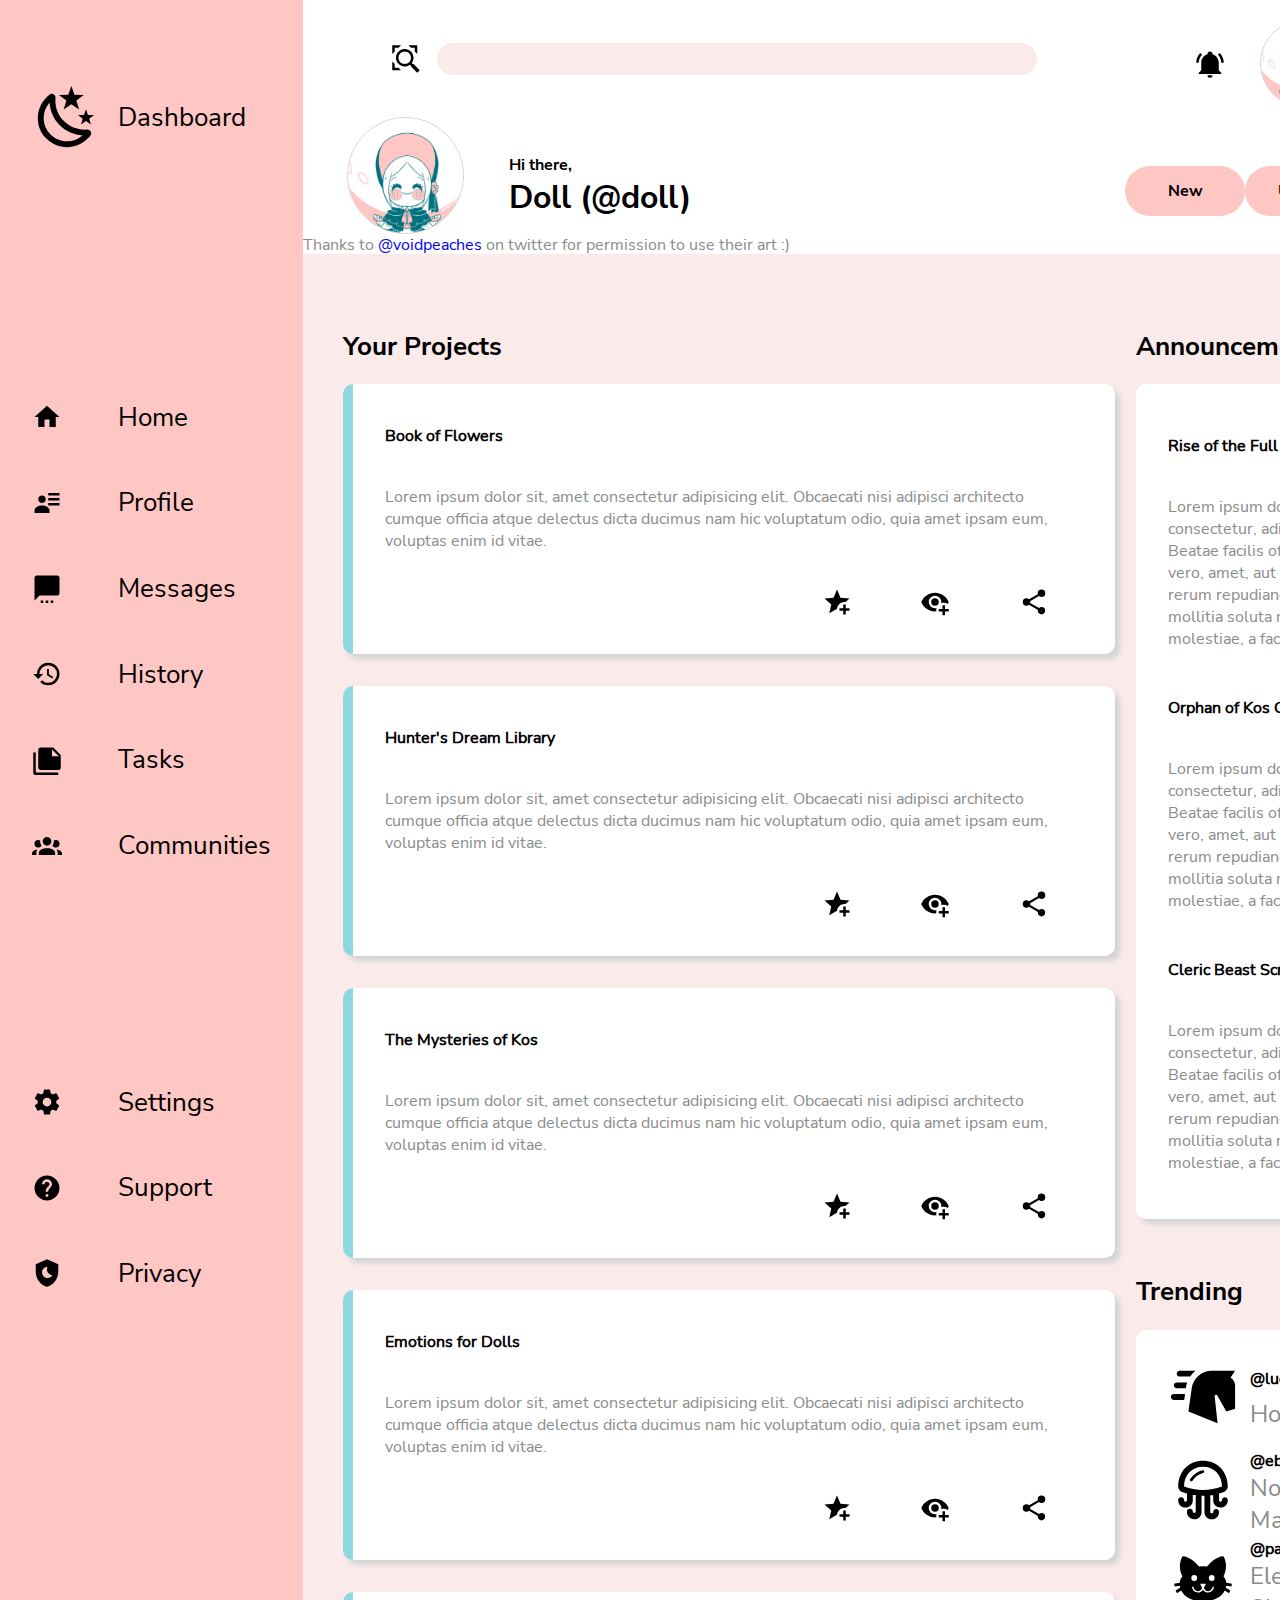
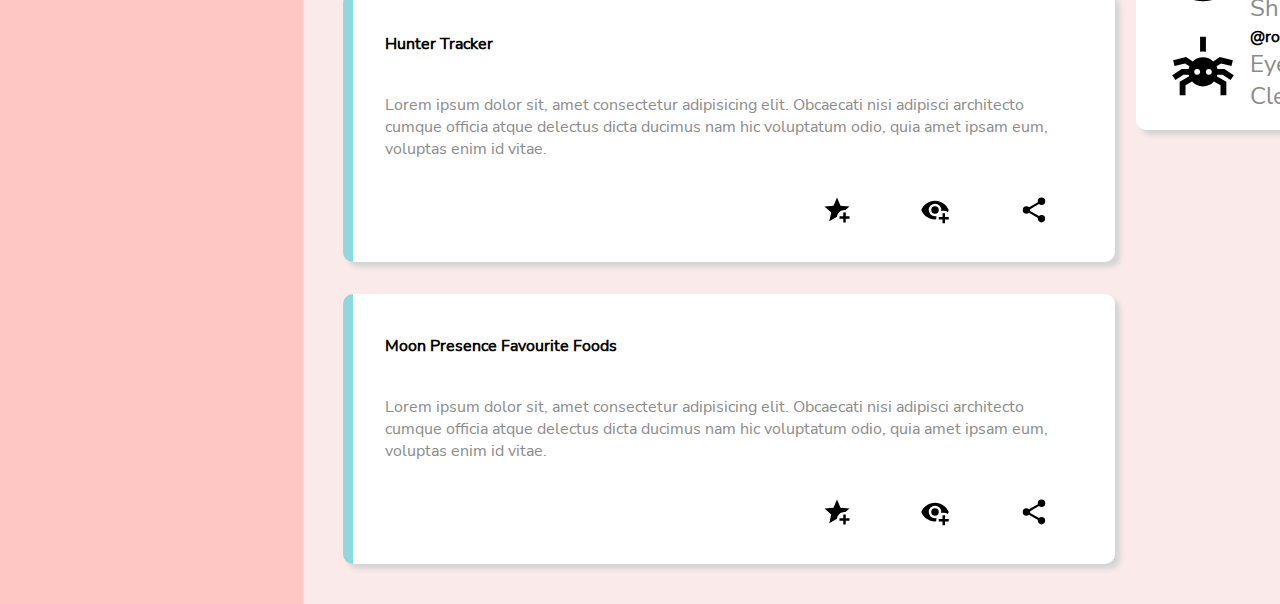
<file: index.html>
<!DOCTYPE html>
<html lang="en">
  <head>
    <meta charset="UTF-8" />
    <meta http-equiv="X-UA-Compatible" content="IE=edge" />
    <meta name="viewport" content="width=device-width, initial-scale=1.0" />
    <title>Admin Dashboard</title>
    <link rel="stylesheet" href="style2.css" />
    <script src="index.js" defer></script>
  </head>
  <body>
    <div class="outer-left">
      <div class="left-sidebar">
        <img
          class="dashboard-icon"
          src="icons/weather-night.svg"
          alt="home icon"
        />
        <div>Dashboard</div>

        <div></div>
        <div></div>

        <img class="left-sidebar-icon" src="icons/home.svg" alt="home icon" />
        <div>Home</div>
        <img
          class="left-sidebar-icon"
          src="icons/account-details.svg"
          alt="home icon"
        />
        <div>Profile</div>
        <img
          class="left-sidebar-icon"
          src="icons/message-settings.svg"
          alt="home icon"
        />
        <div>Messages</div>
        <img
          class="left-sidebar-icon"
          src="icons/history.svg"
          alt="home icon"
        />
        <div>History</div>
        <img
          class="left-sidebar-icon"
          src="icons/note-multiple.svg"
          alt="home icon"
        />
        <div>Tasks</div>
        <img
          class="left-sidebar-icon"
          src="icons/account-group.svg"
          alt="home icon"
        />
        <div>Communities</div>
        <div></div>
        <div></div>
        <img class="left-sidebar-icon" src="icons/cog.svg" alt="home icon" />
        <div>Settings</div>
        <img
          class="left-sidebar-icon"
          src="icons/help-circle.svg"
          alt="home icon"
        />
        <div>Support</div>
        <img
          class="left-sidebar-icon"
          src="icons/shield-moon.svg"
          alt="home icon"
        />
        <div>Privacy</div>
        <div></div>
      </div>

      <div class="outer-right">
        <div class="top">
          <div class="top-left">
            <div class="search">
              <img
                class="search-icon"
                src="icons/magnify-expand.svg"
                alt="search icon"
              />
              <input
                class="search-bar"
                type="text"
                name="search-bar"
                id="search-bar"
              />
            </div>
            <div class="user">
              <div class="user-icon-big-container">
                <a
                  href="https://twitter.com/voidpeaches"
                  target="_blank"
                  rel="noopener noreferrer"
                >
                  <img
                    class="user-icon-big"
                    src="img/doll_pink_bg.png"
                    alt="bloodborne doll"
                  />
                </a>
              </div>
              <!-- <div class="user-icon-big"></div> -->
              <div class="hi-there">Hi there,</div>
              <div class="user-handle big-bold-font">Doll (@doll)</div>
              <div class="credit">
                Thanks to
                <a
                  href="https://twitter.com/voidpeaches"
                  target="_blank"
                  rel="noopener noreferrer"
                  >@voidpeaches</a
                >
                on twitter for permission to use their art :)
              </div>
            </div>
          </div>
          <div class="top-right">
            <div class="notifications">
              <div></div>
              <img
                class="bell-icon"
                src="icons/bell-ring.svg"
                alt="home icon"
              />
              <div class="user-icon-small-container">
                <a
                  href="https://twitter.com/voidpeaches"
                  target="_blank"
                  rel="noopener noreferrer"
                >
                  <img
                    class="user-icon-small"
                    src="img/doll_pink_bg.png"
                    alt="bloodborne doll"
                  />
                </a>
              </div>
              <div class="doll-top-right medium-bold-font">Doll</div>
            </div>
            <div class="buttons">
              <div class="button button-left">New</div>
              <div class="button">Upload</div>
              <div class="button button-right">Share</div>
            </div>
          </div>
        </div>
        <div class="main-content">
          <div class="content-heading">Your Projects</div>
          <div class="content-heading">Announcements</div>
          <div class="projects">
            <div class="project">
              <div class="project-title">Book of Flowers</div>
              <div class="project-body">
                Lorem ipsum dolor sit, amet consectetur adipisicing elit.
                Obcaecati nisi adipisci architecto cumque officia atque delectus
                dicta ducimus nam hic voluptatum odio, quia amet ipsam eum,
                voluptas enim id vitae.
              </div>
              <div></div>
              <div class="project-icons">
                <img class="project-icon" src="icons/star-plus.svg" alt="" />
                <img class="project-icon" src="icons/eye-plus.svg" alt="" />
                <img
                  class="project-icon"
                  src="icons/share-variant.svg"
                  alt=""
                />
              </div>
            </div>
            <div class="project">
              <div class="project-title">Hunter's Dream Library</div>
              <div class="project-body">
                Lorem ipsum dolor sit, amet consectetur adipisicing elit.
                Obcaecati nisi adipisci architecto cumque officia atque delectus
                dicta ducimus nam hic voluptatum odio, quia amet ipsam eum,
                voluptas enim id vitae.
              </div>
              <div></div>
              <div class="project-icons">
                <img class="project-icon" src="icons/star-plus.svg" alt="" />
                <img class="project-icon" src="icons/eye-plus.svg" alt="" />
                <img
                  class="project-icon"
                  src="icons/share-variant.svg"
                  alt=""
                />
              </div>
            </div>
            <div class="project">
              <div class="project-title">The Mysteries of Kos</div>
              <div class="project-body">
                Lorem ipsum dolor sit, amet consectetur adipisicing elit.
                Obcaecati nisi adipisci architecto cumque officia atque delectus
                dicta ducimus nam hic voluptatum odio, quia amet ipsam eum,
                voluptas enim id vitae.
              </div>
              <div></div>
              <div class="project-icons">
                <img class="project-icon" src="icons/star-plus.svg" alt="" />
                <img class="project-icon" src="icons/eye-plus.svg" alt="" />
                <img
                  class="project-icon"
                  src="icons/share-variant.svg"
                  alt=""
                />
              </div>
            </div>
            <div class="project">
              <div class="project-title">Emotions for Dolls</div>
              <div class="project-body">
                Lorem ipsum dolor sit, amet consectetur adipisicing elit.
                Obcaecati nisi adipisci architecto cumque officia atque delectus
                dicta ducimus nam hic voluptatum odio, quia amet ipsam eum,
                voluptas enim id vitae.
              </div>
              <div></div>
              <div class="project-icons">
                <img class="project-icon" src="icons/star-plus.svg" alt="" />
                <img class="project-icon" src="icons/eye-plus.svg" alt="" />
                <img
                  class="project-icon"
                  src="icons/share-variant.svg"
                  alt=""
                />
              </div>
            </div>
            <div class="project">
              <div class="project-title">Hunter Tracker</div>
              <div class="project-body">
                Lorem ipsum dolor sit, amet consectetur adipisicing elit.
                Obcaecati nisi adipisci architecto cumque officia atque delectus
                dicta ducimus nam hic voluptatum odio, quia amet ipsam eum,
                voluptas enim id vitae.
              </div>
              <div></div>
              <div class="project-icons">
                <img class="project-icon" src="icons/star-plus.svg" alt="" />
                <img class="project-icon" src="icons/eye-plus.svg" alt="" />
                <img
                  class="project-icon"
                  src="icons/share-variant.svg"
                  alt=""
                />
              </div>
            </div>
            <div class="project">
              <div class="project-title">Moon Presence Favourite Foods</div>
              <div class="project-body">
                Lorem ipsum dolor sit, amet consectetur adipisicing elit.
                Obcaecati nisi adipisci architecto cumque officia atque delectus
                dicta ducimus nam hic voluptatum odio, quia amet ipsam eum,
                voluptas enim id vitae.
              </div>
              <div></div>
              <div class="project-icons">
                <img class="project-icon" src="icons/star-plus.svg" alt="" />
                <img class="project-icon" src="icons/eye-plus.svg" alt="" />
                <img
                  class="project-icon"
                  src="icons/share-variant.svg"
                  alt=""
                />
              </div>
            </div>
          </div>
          <div class="announcements-list">
            <div class="announcement">
              <div class="announcement-heading">Rise of the Full Moon</div>
              <div class="announcement-body">
                Lorem ipsum dolor sit amet consectetur, adipisicing elit. Beatae
                facilis officia voluptas vero, amet, aut consequatur rerum
                repudiandae nulla ducimus mollitia soluta nisi ad quia officiis
                molestiae, a facere sunt.
              </div>
            </div>
            <div class="announcement">
              <div class="announcement-heading">Orphan of Kos Chaos</div>
              <div class="announcement-body">
                Lorem ipsum dolor sit amet consectetur, adipisicing elit. Beatae
                facilis officia voluptas vero, amet, aut consequatur rerum
                repudiandae nulla ducimus mollitia soluta nisi ad quia officiis
                molestiae, a facere sunt.
              </div>
            </div>
            <div class="announcement">
              <div class="announcement-heading">
                Cleric Beast Screaming Again
              </div>
              <div class="announcement-body">
                Lorem ipsum dolor sit amet consectetur, adipisicing elit. Beatae
                facilis officia voluptas vero, amet, aut consequatur rerum
                repudiandae nulla ducimus mollitia soluta nisi ad quia officiis
                molestiae, a facere sunt.
              </div>
            </div>
          </div>
          <div class="content-heading">Trending</div>
          <div class="trending-list">
            <div class="trend">
              <img
                class="trend-icon"
                src="icons/horse-variant-fast.svg"
                alt="horse icon"
              />
              <div class="trend-handle">@ludwig</div>
              <div class="trend-title">Horse Feeder</div>
            </div>
            <div class="trend">
              <div class="trend-icon">
                <img src="icons/jellyfish-outline.svg" alt="horse icon" />
              </div>
              <div class="trend-handle">@ebrietas</div>
              <div class="trend-title">Noodle Recipe Maker</div>
            </div>
            <div class="trend">
              <div class="trend-icon">
                <img src="icons/cat.svg" alt="horse icon" />
              </div>
              <div class="trend-handle">@paarl</div>
              <div class="trend-title">Electric Claws Sharpener</div>
            </div>
            <div class="trend">
              <div class="trend-icon">
                <img src="icons/spider-thread.svg" alt="horse icon" />
              </div>
              <div class="trend-handle">@rom</div>
              <div class="trend-title">Eyeball Cleaner</div>
            </div>
          </div>
        </div>
      </div>
    </div>
  </body>
</html>
</file>
<file: style2.css>
* {
  margin: 0;
  padding: 0;
  box-sizing: border-box;
}

:root {
  --main-colour: #fec7c4;
  --main-colour-desat: #faeaea;
  --secondary-colour: #007380;
  --secondary-colour-desat: #8fd8e0;
}

@font-face {
  font-family: nunito-sans-regular;
  src: url(fonts/NunitoSans-Regular.ttf);
}

@font-face {
  font-family: nunito-sans-bold;
  src: url(fonts/NunitoSans-Bold.ttf);
}

body {
  /* height: 100vh; */
  font-family: nunito-sans-regular;
}

.big-bold-font {
  font-size: 2rem;
  font-family: nunito-sans-bold;
}

.medium-bold-font {
  font-size: 1.5rem;
  font-family: nunito-sans-bold;
}

.content-heading {
  font-size: 1.6rem;
  font-family: nunito-sans-bold;
  align-self: end;
  /* padding-bottom: 0.5rem; */
}

.hi-there {
  font-family: nunito-sans-bold;
  align-self: end;
}

.user-handle {
  align-self: start;
}

.outer-left {
  background-color: rgb(232, 155, 255);
  height: 100%;

  display: grid;
  grid-template-columns: 0.7fr 4fr;
}

.outer-right {
  background-color: rgb(155, 227, 255);

  display: grid;
  grid-template-rows: calc((117px * 2) + 20px) 1fr;
}

.main-content {
  /* background-color: rgb(102, 255, 110); */
  background-color: var(--main-colour-desat);
  padding: 2.5rem;

  display: grid;
  grid-template-columns: 2.5fr 1fr;
  grid-template-rows: 0.5fr 6fr 0.5fr 6fr;
  gap: 1.3rem;
  /* height: 100vh; */
}

.shadow {
  box-shadow: 5px 5px 5px rgb(212, 212, 212);
}

.top {
  background-color: rgb(255, 248, 155);

  display: grid;
  grid-template-columns: 2fr 1fr;
}

.projects {
  /* background-color: rgb(190, 155, 255); */
  background-color: var(--main-colour-desat);
  /* padding: 1.5rem; */

  grid-row-start: 2;
  grid-row-end: 5;

  display: grid;
  grid-template-columns: repeat(auto-fit, minmax(400px, 1fr));
  grid-auto-rows: 270px;
  gap: 2rem;
}

.announcements-list,
.trending-list,
.project {
  border-radius: 10px;
  padding: 2rem;
  background-color: white;
  box-shadow: 5px 5px 5px rgb(212, 212, 212);
  gap: 1rem;
}

.trending-list {
  height: 400px;
}

.project {
  border-left: 10px solid var(--secondary-colour-desat);

  display: grid;
  gap: 0.5rem;
  grid-template-columns: 4fr 3fr;
  /* grid-template-rows: 0.25fr 0.8fr 0.25fr; */
  grid-template-rows: 40px 110px 40px;

  align-items: center;
}

.project-title {
  font-weight: bold;

  grid-column: 1 / 3;
}

.project-body {
  color: rgb(139, 139, 139);

  grid-column: 1 / 3;
}

.project-icons {
  grid-column: 2 / 3;

  display: grid;
  grid-template-columns: repeat(3, 1fr);
  align-items: center;
  justify-items: center;
}

.project-icon {
  width: 30px;
}

.announcement {
  display: grid;

  grid-template-rows: 1fr 3fr;
  gap: 0.5rem;
  align-items: center;
}

.announcement-heading {
  font-weight: bold;
}

.announcement-body {
  color: rgb(139, 139, 139);
}

.trend {
  display: grid;

  grid-template-columns: 1fr 2fr;
  grid-template-rows: 1fr 1fr;
  align-items: center;
  justify-items: start;

  height: 70px;
}

.trend-icon {
  grid-row: 1 / 3;
  width: 70px;
}

.trend-handle {
  font-weight: bold;
}

.trend-title {
  color: rgb(139, 139, 139);
  font-size: 1.5rem;
}

/* .project {
  max-height: 322px;
} */

.announcements-list {
  /* background-color: rgb(155, 255, 250); */
  /* padding: 1.5rem; */

  display: grid;
  grid-template-rows: repeat(3, 1fr);
}

.trending-list {
  /* background-color: rgb(255, 155, 238); */

  display: grid;
  grid-template-rows: repeat(4, 1fr);
}

.top-left {
  background-color: rgb(72, 121, 255);

  display: grid;
  grid-template-rows: repeat(2, 117px);
}

.search {
  /* background-color: rgb(72, 255, 170); */
  background-color: white;
  padding: 1rem 5.5rem;

  display: grid;
  grid-template-columns: 1fr 12fr;
  align-items: center;
  justify-items: start;
  gap: 1rem;
}

.search-icon {
  width: 30px;
  justify-self: end;
}

.left-sidebar-icon {
  width: 30px;
  /* justify-self: end; */
}

.bell-icon {
  width: 30px;
  justify-self: center;
}

.search-bar {
  width: 600px;
  height: 2rem;
  border: none;
  border-radius: 1rem;
  background-color: var(--main-colour-desat);
  padding: 1rem;
}

.user {
  /* background-color: rgb(72, 151, 255); */
  /* background-color: rgb(247, 247, 247); */
  background-color: white;

  display: grid;
  grid-template-columns: 1fr 3fr;
  grid-template-rows: calc(117px / 2) calc(117px / 2) 20px;
}

.credit {
  grid-column: 1 / 3;
  background-color: white;
  color: rgb(139, 139, 139);
}

.credit a {
  text-decoration: none;
}

.user-icon-big-container {
  justify-self: center;

  width: 117px;
  overflow: hidden;
  grid-row: 1 / span 2;

  border-radius: 50%;
  border: 1px solid rgb(207, 207, 207);
  position: relative;
}

.user-icon-big {
  position: absolute;

  height: 200px;
  top: -80px;
  left: -46px;
}

.user-greeting {
  align-self: center;
}

.top-right {
  background-color: rgb(255, 72, 157);

  display: grid;
  grid-template-rows: repeat(2, 1fr);
}

.buttons {
  /* background-color: rgb(243, 255, 72); */
  background-color: white;
  /* padding: 0 1rem; */

  display: grid;
  grid-template-columns: repeat(3, 1fr);
  /* gap: 1rem; */

  justify-items: center;
  align-items: center;

  font-family: nunito-sans-bold;
}

.button {
  background-color: var(--main-colour);
  width: 120px;
  height: 50px;

  display: grid;
  align-items: center;
  justify-items: center;

  border-radius: 25px;
}

.button-left {
  justify-self: end;
}

.button-right {
  justify-self: start;
}

.dashboard-icon {
  width: 70px;
}

.notifications {
  /* background-color: rgb(255, 139, 72); */
  background-color: white;

  display: grid;
  grid-template-columns: 1fr 1fr 1fr 3fr;
  gap: 2rem;
  align-items: center;
}

.user-icon-small-container {
  justify-self: center;
  align-self: center;

  width: 86.58px;
  height: 86.58px;
  overflow: hidden;

  border-radius: 50%;
  border: 1px solid rgb(207, 207, 207);
  position: relative;
}

.user-icon-small {
  position: absolute;

  height: 140px;
  top: -55px;
  left: -32px;
}

.doll-top-right {
  justify-self: left;
  align-self: center;
}

.left-sidebar {
  /* background-color: rgb(243, 255, 72); */
  background-color: var(--main-colour);
  color: black;
  font-size: 1.6rem;
  font-family: nunito-sans-regular;
  padding: 2rem;

  display: grid;
  grid-template-columns: 1fr 3fr;
  grid-template-rows: 1fr 1fr repeat(6, 0.5fr) 1fr repeat(3, 0.5fr) 5fr;
  align-items: center;
  justify-items: start;
  column-gap: 1rem;
  /* height: 100vh; */
}
</file>
